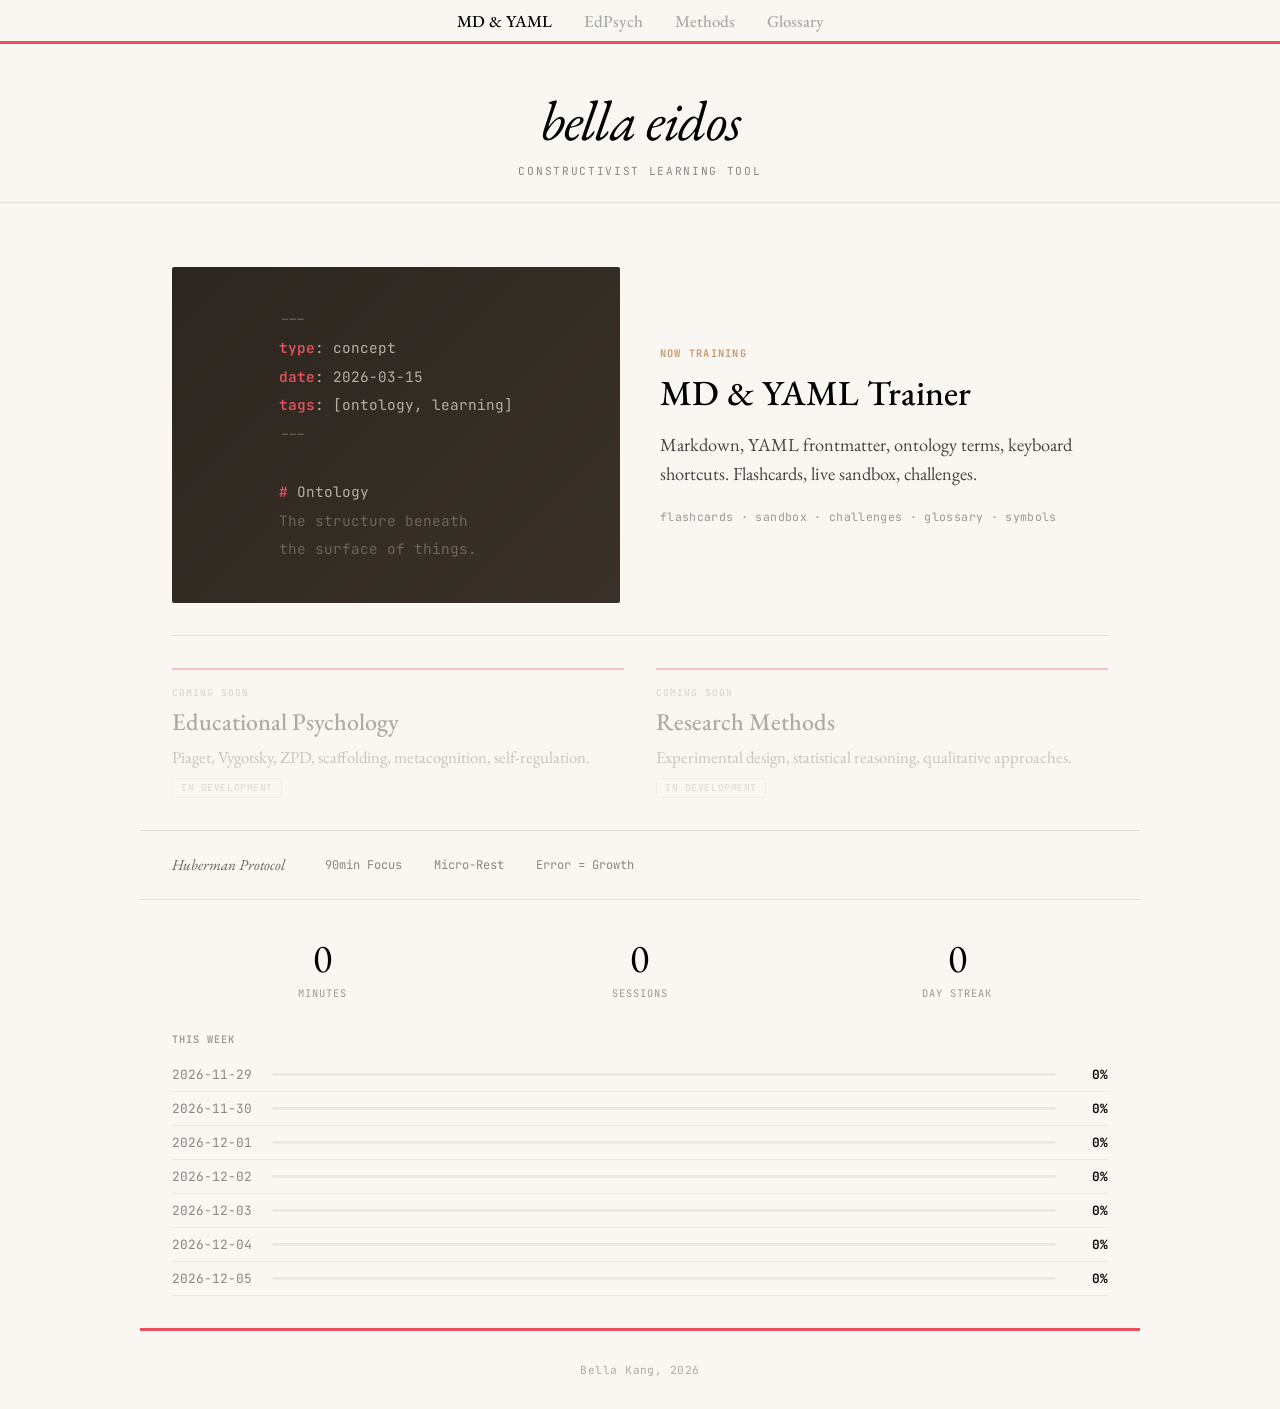
<file: index.html>
<!DOCTYPE html>
<html lang="ko">
<head>
<meta charset="UTF-8">
<meta name="viewport" content="width=device-width, initial-scale=1.0">
<title>bella eidos</title>
<meta name="description" content="Personal constructivist learning tool">
<link rel="icon" type="image/png" href="images/BK.png">
<link href="https://fonts.googleapis.com/css2?family=EB+Garamond:ital,wght@0,400;0,500;0,600;0,700;0,800;1,400;1,500;1,600;1,700&family=JetBrains+Mono:wght@400;500;600&display=swap" rel="stylesheet">
<style>
  *, *::before, *::after { margin: 0; padding: 0; box-sizing: border-box; }

  body {
    font-family: 'EB Garamond', Georgia, serif;
    background: #FAF6F1;
    color: #000;
    -webkit-font-smoothing: antialiased;
  }

  ::selection { background: rgba(232,80,91,0.15); }

  /* === TOP BAR === */
  .topbar {
    border-bottom: 3px solid #E8505B;
    padding: 0.6rem 0;
    text-align: center;
  }

  .topbar-nav {
    display: flex;
    justify-content: center;
    gap: 2rem;
    font-family: 'EB Garamond', serif;
    font-size: 1.05rem;
    font-weight: 500;
  }

  .topbar-nav a {
    color: #000;
    text-decoration: none;
    transition: color 0.2s;
  }

  .topbar-nav a:hover { color: #E8505B; }

  .topbar-nav a.active {
    font-weight: 700;
    border-bottom: 2px solid #000;
    padding-bottom: 2px;
  }

  /* === MASTHEAD === */
  .masthead {
    text-align: center;
    padding: 2.5rem 1rem 1.5rem;
    border-bottom: 1px solid rgba(0,0,0,0.1);
  }

  .masthead-title {
    font-family: 'EB Garamond', serif;
    font-size: 3.5rem;
    font-weight: 400;
    font-style: italic;
    letter-spacing: -0.02em;
    color: #000;
  }

  .masthead-sub {
    font-family: 'JetBrains Mono', monospace;
    font-size: 0.7rem;
    color: #888;
    letter-spacing: 0.15em;
    text-transform: uppercase;
    margin-top: 0.4rem;
  }

  /* === FEATURED (hero card) === */
  .featured {
    max-width: 1000px;
    margin: 0 auto;
    padding: 2rem 2rem 0;
  }

  .featured-card {
    display: grid;
    grid-template-columns: 1fr 1fr;
    gap: 2.5rem;
    align-items: center;
    cursor: pointer;
    padding: 2rem 0;
    border-bottom: 1px solid rgba(0,0,0,0.1);
    transition: opacity 0.2s;
  }

  .featured-card:hover { opacity: 0.85; }

  .featured-visual {
    aspect-ratio: 4/3;
    background: linear-gradient(135deg, #2C2620, #3A322A);
    border-radius: 2px;
    display: flex;
    align-items: center;
    justify-content: center;
    overflow: hidden;
    position: relative;
  }

  .featured-visual .fv-code {
    font-family: 'JetBrains Mono', monospace;
    font-size: 0.9rem;
    color: rgba(237,232,223,0.7);
    line-height: 2;
    padding: 1.5rem;
    white-space: pre;
  }

  .featured-visual .fv-accent {
    color: #E8505B;
    font-weight: 600;
  }

  .featured-visual .fv-dim {
    color: rgba(237,232,223,0.3);
  }

  .featured-body .fb-label {
    font-family: 'JetBrains Mono', monospace;
    font-size: 0.65rem;
    font-weight: 600;
    letter-spacing: 0.12em;
    text-transform: uppercase;
    color: #C4956A;
    margin-bottom: 0.75rem;
  }

  .featured-body .fb-title {
    font-family: 'EB Garamond', serif;
    font-size: 2.2rem;
    font-weight: 500;
    line-height: 1.2;
    margin-bottom: 1rem;
    color: #000;
  }

  .featured-body .fb-desc {
    font-family: 'EB Garamond', serif;
    font-size: 1.15rem;
    line-height: 1.6;
    color: #444;
    margin-bottom: 1.25rem;
  }

  .featured-body .fb-tags {
    font-family: 'JetBrains Mono', monospace;
    font-size: 0.72rem;
    color: #999;
    letter-spacing: 0.03em;
  }

  /* === GRID (secondary cards) === */
  .grid-section {
    max-width: 1000px;
    margin: 0 auto;
    padding: 2rem;
    display: grid;
    grid-template-columns: 1fr 1fr;
    gap: 2rem;
  }

  .grid-card {
    border-top: 2px solid #E8505B;
    padding-top: 1rem;
    transition: opacity 0.2s;
  }

  .grid-card.locked {
    opacity: 0.3;
    pointer-events: none;
  }

  .grid-card:not(.locked) {
    cursor: pointer;
  }

  .grid-card:not(.locked):hover { opacity: 0.7; }

  .grid-card .gc-label {
    font-family: 'JetBrains Mono', monospace;
    font-size: 0.6rem;
    font-weight: 600;
    letter-spacing: 0.1em;
    text-transform: uppercase;
    color: #999;
    margin-bottom: 0.5rem;
  }

  .grid-card .gc-title {
    font-family: 'EB Garamond', serif;
    font-size: 1.5rem;
    font-weight: 500;
    line-height: 1.25;
    margin-bottom: 0.5rem;
    color: #000;
  }

  .grid-card .gc-desc {
    font-family: 'EB Garamond', serif;
    font-size: 1.05rem;
    color: #555;
    line-height: 1.5;
  }

  .grid-card .gc-badge {
    display: inline-block;
    font-family: 'JetBrains Mono', monospace;
    font-size: 0.6rem;
    font-weight: 600;
    color: #aaa;
    border: 1px solid #ddd;
    padding: 0.15rem 0.5rem;
    border-radius: 2px;
    margin-top: 0.5rem;
    text-transform: uppercase;
    letter-spacing: 0.06em;
  }

  /* === PROTOCOL STRIP === */
  .protocol-strip {
    max-width: 1000px;
    margin: 0 auto;
    padding: 1.5rem 2rem;
    border-top: 1px solid rgba(0,0,0,0.1);
    border-bottom: 1px solid rgba(0,0,0,0.1);
    display: flex;
    align-items: center;
    gap: 2.5rem;
  }

  .protocol-strip .ps-title {
    font-family: 'EB Garamond', serif;
    font-size: 0.95rem;
    font-style: italic;
    color: #666;
    white-space: nowrap;
  }

  .protocol-strip .ps-items {
    display: flex;
    gap: 2rem;
    font-family: 'JetBrains Mono', monospace;
    font-size: 0.75rem;
    color: #888;
  }

  /* === STATS BAR === */
  .stats-bar {
    max-width: 1000px;
    margin: 0 auto;
    padding: 2rem;
    display: grid;
    grid-template-columns: repeat(3, 1fr);
    gap: 1rem;
    text-align: center;
  }

  .stat-num {
    font-family: 'EB Garamond', serif;
    font-size: 2.5rem;
    font-weight: 400;
    color: #000;
  }

  .stat-lbl {
    font-family: 'JetBrains Mono', monospace;
    font-size: 0.65rem;
    color: #999;
    letter-spacing: 0.1em;
    text-transform: uppercase;
    margin-top: 0.15rem;
  }

  /* === WEEK HISTORY === */
  .week-section {
    max-width: 1000px;
    margin: 0 auto;
    padding: 0 2rem 2rem;
  }

  .week-label {
    font-family: 'JetBrains Mono', monospace;
    font-size: 0.65rem;
    font-weight: 600;
    letter-spacing: 0.1em;
    text-transform: uppercase;
    color: #999;
    margin-bottom: 0.75rem;
  }

  .log-entry {
    display: flex;
    align-items: center;
    gap: 0.75rem;
    padding: 0.5rem 0;
    border-bottom: 1px solid rgba(0,0,0,0.06);
  }

  .log-date {
    font-family: 'JetBrains Mono', monospace;
    font-size: 0.8rem;
    color: #888;
    min-width: 5.5rem;
  }

  .log-bar-bg {
    flex: 1;
    height: 3px;
    background: rgba(0,0,0,0.06);
    border-radius: 2px;
    overflow: hidden;
  }

  .log-bar {
    height: 100%;
    background: #C4956A;
    border-radius: 2px;
  }

  .log-score {
    font-family: 'JetBrains Mono', monospace;
    font-size: 0.8rem;
    font-weight: 600;
    min-width: 2.5rem;
    text-align: right;
    color: #000;
  }

  .week-empty {
    font-family: 'EB Garamond', serif;
    font-style: italic;
    font-size: 1rem;
    color: #aaa;
    padding: 1rem 0;
  }

  /* === FOOTER === */
  .site-footer {
    max-width: 1000px;
    margin: 0 auto;
    padding: 2rem;
    border-top: 3px solid #E8505B;
    text-align: center;
  }

  .site-footer p {
    font-family: 'JetBrains Mono', monospace;
    font-size: 0.7rem;
    color: #aaa;
    letter-spacing: 0.04em;
  }

  /* === RESPONSIVE === */
  @media (max-width: 700px) {
    .topbar-nav { gap: 1rem; font-size: 0.9rem; }
    .masthead-title { font-size: 2.5rem; }
    .featured-card { grid-template-columns: 1fr; }
    .featured-body .fb-title { font-size: 1.7rem; }
    .grid-section { grid-template-columns: 1fr; }
    .protocol-strip { flex-direction: column; gap: 0.75rem; align-items: flex-start; }
    .stats-bar { gap: 0.5rem; }
    .stat-num { font-size: 2rem; }
  }
</style>
</head>
<body>

<!-- Top Navigation -->
<nav class="topbar">
  <div class="topbar-nav">
    <a href="md-yaml.html">MD & YAML</a>
    <a href="#" style="color:#aaa;pointer-events:none;">EdPsych</a>
    <a href="#" style="color:#aaa;pointer-events:none;">Methods</a>
    <a href="#" style="color:#aaa;pointer-events:none;">Glossary</a>
  </div>
</nav>

<!-- Masthead -->
<header class="masthead">
  <h1 class="masthead-title">bella eidos</h1>
  <p class="masthead-sub">Constructivist Learning Tool</p>
</header>

<!-- Featured Domain -->
<section class="featured">
  <article class="featured-card" onclick="window.location.href='md-yaml.html'">
    <div class="featured-visual">
      <div class="fv-code"><span class="fv-dim">---</span>
<span class="fv-accent">type</span>: concept
<span class="fv-accent">date</span>: 2026-03-15
<span class="fv-accent">tags</span>: [ontology, learning]
<span class="fv-dim">---</span>

<span class="fv-accent">#</span> Ontology
<span class="fv-dim">The structure beneath</span>
<span class="fv-dim">the surface of things.</span></div>
    </div>
    <div class="featured-body">
      <div class="fb-label">Now Training</div>
      <h2 class="fb-title">MD & YAML Trainer</h2>
      <p class="fb-desc">Markdown, YAML frontmatter, ontology terms, keyboard shortcuts. Flashcards, live sandbox, challenges.</p>
      <div class="fb-tags">flashcards &middot; sandbox &middot; challenges &middot; glossary &middot; symbols</div>
    </div>
  </article>
</section>

<!-- Secondary Domains -->
<section class="grid-section">
  <article class="grid-card locked">
    <div class="gc-label">Coming Soon</div>
    <h3 class="gc-title">Educational Psychology</h3>
    <p class="gc-desc">Piaget, Vygotsky, ZPD, scaffolding, metacognition, self-regulation.</p>
    <span class="gc-badge">In Development</span>
  </article>
  <article class="grid-card locked">
    <div class="gc-label">Coming Soon</div>
    <h3 class="gc-title">Research Methods</h3>
    <p class="gc-desc">Experimental design, statistical reasoning, qualitative approaches.</p>
    <span class="gc-badge">In Development</span>
  </article>
</section>

<!-- Protocol Strip -->
<div class="protocol-strip">
  <span class="ps-title">Huberman Protocol</span>
  <div class="ps-items">
    <span>90min Focus</span>
    <span>Micro-Rest</span>
    <span>Error = Growth</span>
  </div>
</div>

<!-- Stats -->
<section class="stats-bar">
  <div>
    <div class="stat-num" id="statMinutes">0</div>
    <div class="stat-lbl">Minutes</div>
  </div>
  <div>
    <div class="stat-num" id="statSessions">0</div>
    <div class="stat-lbl">Sessions</div>
  </div>
  <div>
    <div class="stat-num" id="statStreak">0</div>
    <div class="stat-lbl">Day Streak</div>
  </div>
</section>

<!-- Week History -->
<section class="week-section">
  <div class="week-label">This Week</div>
  <div id="weekHistory">
    <div class="week-empty">No sessions recorded yet.</div>
  </div>
</section>

<!-- Footer -->
<footer class="site-footer">
  <p>Bella Kang, 2026</p>
</footer>

<script src="js/core.js"></script>
<script>
document.addEventListener('DOMContentLoaded', function() {
  var streak = Eidos.Session.getStreak();
  document.getElementById('statStreak').textContent = streak;

  var today = Eidos.Session.getTodayStats();
  document.getElementById('statMinutes').textContent = today.totalTime || 0;
  document.getElementById('statSessions').textContent = today.sessions || 0;

  var week = Eidos.Session.getWeekHistory();
  var container = document.getElementById('weekHistory');
  if (week && week.length > 0) {
    container.innerHTML = '';
    week.forEach(function(day) {
      var entry = document.createElement('div');
      entry.className = 'log-entry';
      var score = day.score || 0;
      entry.innerHTML =
        '<div class="log-date">' + day.date + '</div>' +
        '<div class="log-bar-bg"><div class="log-bar" style="width:' + score + '%"></div></div>' +
        '<div class="log-score">' + score + '%</div>';
      container.appendChild(entry);
    });
  }
});
</script>
</body>
</html>
</file>
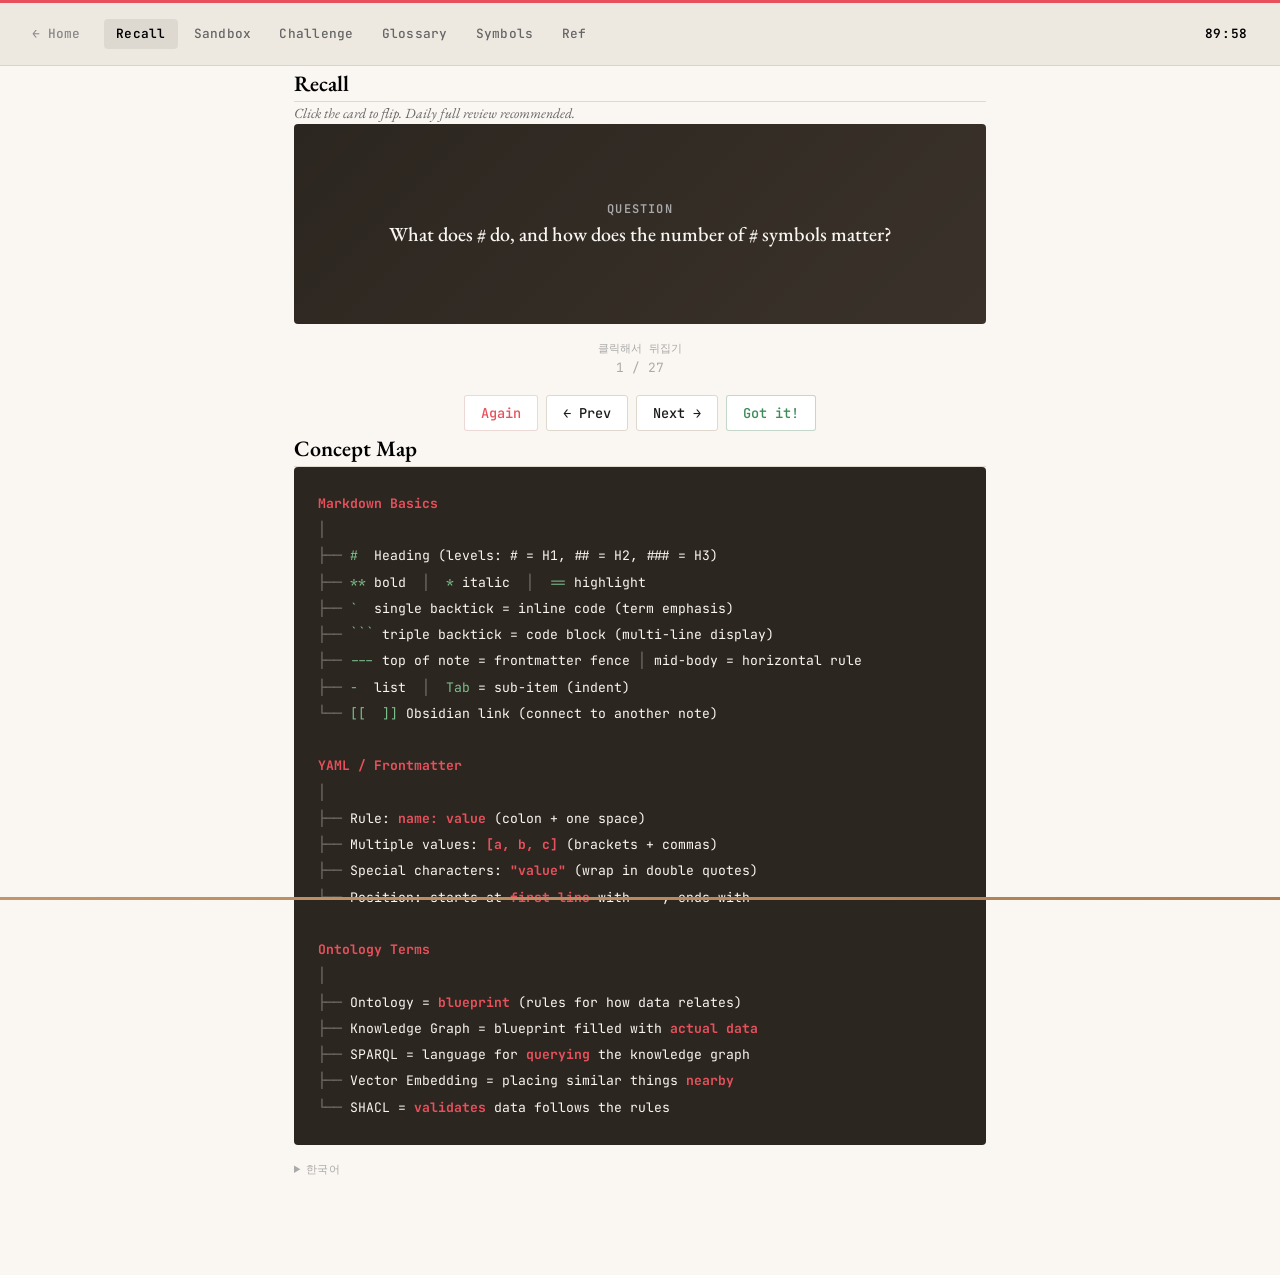
<file: md-yaml.html>
<!DOCTYPE html>
<html lang="en">
<head>
<meta charset="UTF-8">
<meta name="viewport" content="width=device-width, initial-scale=1.0">
<title>MD / YAML Trainer — bella eidos</title>
<link rel="icon" type="image/png" href="images/BK.png">
<link rel="stylesheet" href="css/eidos.css">
<style>
  /* Page-level utilities */
  .page { display: none; }
  .page.active { display: block; }

  .section-title {
    font-family: 'EB Garamond', serif;
    font-size: 22px;
    font-weight: 600;
    color: var(--text);
    margin-bottom: var(--sp-3);
    padding-bottom: var(--sp-2);
    border-bottom: 1px solid var(--border);
  }

  .section-desc {
    color: var(--text-secondary);
    font-size: 14px;
    margin-bottom: var(--sp-6);
  }

  /* Nav overrides for center tabs */
  .nav-left {
    display: flex;
    align-items: center;
    gap: var(--sp-3);
    flex-shrink: 0;
  }

  .nav-left a {
    font-family: 'JetBrains Mono', monospace;
    font-size: 12px;
    font-weight: 500;
    color: var(--text-secondary);
    text-decoration: none;
  }
  .nav-left a:hover { color: var(--text); }

  .nav-right {
    display: flex;
    align-items: center;
    gap: var(--sp-3);
    margin-left: auto;
    flex-shrink: 0;
  }

  /* Glossary styling */
  .glossary-category {
    font-family: 'JetBrains Mono', monospace;
    font-size: 11px;
    font-weight: 600;
    text-transform: uppercase;
    letter-spacing: 1.5px;
    color: var(--text-secondary);
    margin-bottom: var(--sp-2);
  }

  .glossary-sub {
    font-size: 12px;
    color: var(--text-dim);
    margin-top: var(--sp-1);
    margin-bottom: var(--sp-4);
  }

  .glossary-term {
    min-width: 120px;
    font-weight: 700;
    color: var(--text);
    flex-shrink: 0;
  }

  .glossary-def {
    color: var(--text-secondary);
    font-size: 14px;
    line-height: 1.6;
  }

  .glossary-def strong {
    color: var(--text);
  }

  /* Symbol tables */
  .symbol-table {
    width: 100%;
    font-size: 14px;
    border-collapse: collapse;
  }

  .symbol-table td {
    padding: 12px 0;
    vertical-align: top;
  }

  .symbol-table tr {
    border-bottom: 1px solid var(--border);
  }

  .symbol-table tr:last-child {
    border-bottom: none;
  }

  .symbol-char {
    width: 60px;
    font-size: 20px;
    text-align: center;
    font-family: 'JetBrains Mono', monospace;
    color: var(--accent);
  }

  .symbol-desc {
    padding-left: var(--sp-2);
    padding-right: var(--sp-2);
  }

  .symbol-note {
    color: var(--text-dim);
    font-size: 12px;
  }

  /* Clickable symbols grid */
  .symbols-grid {
    font-family: 'JetBrains Mono', monospace;
    font-size: 16px;
    line-height: 2.5;
    letter-spacing: 4px;
    text-align: center;
    padding: var(--sp-3) 0;
  }

  .symbols-grid span {
    cursor: pointer;
    transition: color 0.2s;
    color: var(--text);
  }

  .symbols-grid span:hover {
    color: var(--accent);
  }

  /* Ref tables */
  .ref-table {
    width: 100%;
    font-size: 14px;
    border-collapse: collapse;
  }

  .ref-table td {
    padding: 10px 0;
    border-bottom: 1px solid var(--border);
  }

  .ref-table tr:last-child td {
    border-bottom: none;
  }

  .ref-table .mono-col {
    font-family: 'JetBrains Mono', monospace;
    font-size: 13px;
    width: 200px;
    color: var(--accent);
  }

  /* Ref key container */
  .ref-keys {
    min-width: 160px;
    display: flex;
    gap: 4px;
    align-items: center;
    flex-wrap: wrap;
  }

  .ref-plus {
    color: var(--text-dim);
    font-size: 12px;
  }

  .ref-desc {
    color: var(--text);
    font-size: 14px;
  }

  /* Tip card */
  .tip-card {
    background: var(--accent-light);
    border: 1px solid var(--border-hover);
    border-radius: var(--radius-lg);
    padding: var(--sp-6);
    font-size: 14px;
    line-height: 1.7;
    color: var(--text);
    margin-top: var(--sp-5);
  }

  .tip-card strong {
    color: var(--accent);
  }

  /* Sandbox column labels */
  .sandbox-col-label {
    font-family: 'JetBrains Mono', monospace;
    font-size: 11px;
    font-weight: 600;
    text-transform: uppercase;
    letter-spacing: 1.5px;
    color: var(--text-secondary);
    margin-bottom: var(--sp-2);
  }

  /* Challenge question */
  .challenge-q {
    font-size: 15px;
    font-weight: 600;
    margin-bottom: var(--sp-3);
    color: var(--text);
  }

  /* Korean toggle */
  .kr-toggle {
    font-family: -apple-system, sans-serif;
    font-size: 0.85rem;
    color: #888;
    margin-top: 0.25rem;
    margin-bottom: 1rem;
  }
  .kr-toggle summary {
    cursor: pointer;
    font-family: 'JetBrains Mono', monospace;
    font-size: 0.7rem;
    color: #aaa;
    letter-spacing: 0.05em;
  }
  .kr-toggle summary:hover { color: #666; }
  .kr-toggle p { margin-top: 0.3rem; }

  /* Mobile */
  @media (max-width: 640px) {
    .nav-left .nav-brand { font-size: 16px; }
    .symbols-grid { letter-spacing: 2px; font-size: 14px; }
    .glossary-term { min-width: 90px; font-size: 13px; }
    .ref-table .mono-col { width: 140px; font-size: 12px; }
    .symbol-char { width: 40px; font-size: 16px; }
  }
</style>
</head>
<body>

<!-- ====== NAV ====== -->
<nav class="nav">
  <div class="nav-left">
    <a href="index.html" style="font-family:'JetBrains Mono',monospace;font-size:0.8rem;color:#888;text-decoration:none;">&larr; Home</a>
  </div>

  <div class="nav-tabs">
    <button class="nav-tab active" data-page="recall" onclick="EidosTrainer.showPage('recall')">Recall</button>
    <button class="nav-tab" data-page="sandbox" onclick="EidosTrainer.showPage('sandbox')">Sandbox</button>
    <button class="nav-tab" data-page="challenge" onclick="EidosTrainer.showPage('challenge')">Challenge</button>
    <button class="nav-tab" data-page="glossary" onclick="EidosTrainer.showPage('glossary')">Glossary</button>
    <button class="nav-tab" data-page="symbols" onclick="EidosTrainer.showPage('symbols')">Symbols</button>
    <button class="nav-tab" data-page="ref" onclick="EidosTrainer.showPage('ref')">Ref</button>
  </div>

  <div class="nav-right">
    <span class="nav-timer">90:00</span>
    <span class="zpd-indicator" id="zpd-badge" style="display:none;"></span>
  </div>
</nav>

<!-- ====== TIMER BAR ====== -->
<div class="timer-bar" style="width:100%;"></div>

<!-- ====== MAIN CONTAINER ====== -->
<div class="page-container">

<!-- ==================== RECALL (Flashcards) ==================== -->
<div class="page active" id="page-recall">
  <div class="section-title">Recall</div>
  <div class="section-desc">Click the card to flip. Daily full review recommended.</div>

  <div class="flashcard-container">
    <div class="flashcard" id="flashcard" onclick="EidosTrainer.flipCard()">
      <div class="flash-face flash-front">
        <div class="label" style="color:var(--text-dim);margin-bottom:var(--sp-4);">Question</div>
        <div id="fc-question" style="font-family:'EB Garamond',serif;font-size:20px;font-weight:500;line-height:1.5;"></div>
      </div>
      <div class="flash-face flash-back">
        <div class="label" style="color:var(--purple);margin-bottom:var(--sp-4);">Answer</div>
        <div id="fc-answer" style="font-size:15px;line-height:1.7;"></div>
      </div>
    </div>
  </div>
  <div class="flash-hint" id="fc-hint">Click to flip</div>
  <div class="caption" style="text-align:center;margin-bottom:var(--sp-2);" id="fc-counter"></div>
  <div class="flash-nav">
    <button class="flash-btn dunno" onclick="EidosTrainer.markCard(false)">Again</button>
    <button class="flash-btn" onclick="EidosTrainer.prevCard()">&larr; Prev</button>
    <button class="flash-btn" onclick="EidosTrainer.nextCard()">Next &rarr;</button>
    <button class="flash-btn know" onclick="EidosTrainer.markCard(true)">Got it!</button>
  </div>

  <div style="margin-top:var(--sp-10);">
    <div class="section-title">Concept Map</div>
    <div class="concept-map"><span class="cm-accent">Markdown Basics</span>
<span class="cm-dim">│</span>
<span class="cm-dim">├──</span> <span class="cm-green">#</span>  Heading (levels: # = H1, ## = H2, ### = H3)
<span class="cm-dim">├──</span> <span class="cm-green">**</span> bold  <span class="cm-dim">│</span>  <span class="cm-green">*</span> italic  <span class="cm-dim">│</span>  <span class="cm-green">==</span> highlight
<span class="cm-dim">├──</span> <span class="cm-green">`</span>  single backtick = inline code (term emphasis)
<span class="cm-dim">├──</span> <span class="cm-green">```</span> triple backtick = code block (multi-line display)
<span class="cm-dim">├──</span> <span class="cm-green">---</span> top of note = frontmatter fence <span class="cm-dim">│</span> mid-body = horizontal rule
<span class="cm-dim">├──</span> <span class="cm-green">- </span> list  <span class="cm-dim">│</span>  <span class="cm-green">Tab</span> = sub-item (indent)
<span class="cm-dim">└──</span> <span class="cm-green">[[  ]]</span> Obsidian link (connect to another note)

<span class="cm-accent">YAML / Frontmatter</span>
<span class="cm-dim">│</span>
<span class="cm-dim">├──</span> Rule: <span class="cm-accent">name: value</span> (colon + one space)
<span class="cm-dim">├──</span> Multiple values: <span class="cm-accent">[a, b, c]</span> (brackets + commas)
<span class="cm-dim">├──</span> Special characters: <span class="cm-accent">"value"</span> (wrap in double quotes)
<span class="cm-dim">└──</span> Position: starts at <span class="cm-accent">first line</span> with ---, ends with ---

<span class="cm-accent">Ontology Terms</span>
<span class="cm-dim">│</span>
<span class="cm-dim">├──</span> Ontology = <span class="cm-accent">blueprint</span> (rules for how data relates)
<span class="cm-dim">├──</span> Knowledge Graph = blueprint filled with <span class="cm-accent">actual data</span>
<span class="cm-dim">├──</span> SPARQL = language for <span class="cm-accent">querying</span> the knowledge graph
<span class="cm-dim">├──</span> Vector Embedding = placing similar things <span class="cm-accent">nearby</span>
<span class="cm-dim">└──</span> SHACL = <span class="cm-accent">validates</span> data follows the rules</div>
    <details class="kr-toggle"><summary>한국어</summary>마크다운 기초: # 헤딩 (층 나누기), ** 굵게, * 기울임, == 하이라이트, ` 백틱 1개 = 인라인 코드, ``` 백틱 3개 = 코드 블록, --- 맨 위 = frontmatter 울타리 / 본문 중간 = 수평선, - 리스트, [[ ]] 옵시디언 링크. YAML: 이름: 값 (콜론 + 띄어쓰기 1칸), 여러 값 [a, b, c], 특수문자 "큰따옴표", 노트 맨 첫 줄에서 시작. 온톨로지 = 설계도, 지식 그래프 = 설계도에 실제 데이터, SPARQL = 질문하는 언어, 벡터 임베딩 = 비슷한 것끼리 가까이, SHACL = 규칙 검사.</details>
  </div>
</div>

<!-- ==================== SANDBOX ==================== -->
<div class="page" id="page-sandbox">
  <div class="section-title">Sandbox</div>
  <div class="section-desc">Type markdown on the left, see the result on the right.</div>

  <div class="sandbox-grid">
    <div>
      <div class="sandbox-col-label">Input (Markdown)</div>
      <textarea class="sandbox-input" id="sandboxInput" oninput="EidosTrainer.renderPreview()" placeholder="Type markdown here!

Example:
---
type: concept
date: 2026-03-15
---

# Title

Body text

`term emphasis`

**bold** *italic* ==highlight==

- List item 1
- List item 2
  - Sub-item">---
type: concept
date: 2026-03-15
tags: [ontology, learning]
---

# Ontology

A **blueprint** that defines the rules of relationships between data.

## Core Understanding

Without `ontology`, data is just a flat list.
With `ontology`, data gains ==causality==.

## Connections

- [[Knowledge-Graph]] — The result of filling a blueprint with data
- [[SPARQL]] — A language for querying on top of rules</textarea>
    </div>
    <div>
      <div class="sandbox-col-label">Preview (as seen in Obsidian)</div>
      <div class="sandbox-preview" id="sandboxPreview"></div>
    </div>
  </div>

  <div class="tip-card">
    <strong>Experiment ideas:</strong>
    Try changing these in the input above and see the difference:
    <br>&#8226; Change the number of <code>#</code> from 1 to 3
    <br>&#8226; Insert <code>---</code> in the middle of the body
    <br>&#8226; Compare single <code>`backtick`</code> vs <code>```triple backticks```</code>
    <br>&#8226; Add <code>status: learning</code> to the frontmatter
  </div>
  <details class="kr-toggle"><summary>한국어</summary>위 입력창에서 이것들을 바꿔보면서 차이를 확인해봐: # 개수를 1개 → 3개로 바꿔보기, --- 를 본문 중간에 넣어보기, 백틱 1개 vs 백틱 3개 차이 확인, frontmatter에 status: learning 추가해보기.</details>
</div>

<!-- ==================== CHALLENGE ==================== -->
<div class="page" id="page-challenge">
  <div class="section-title">Challenge</div>
  <div class="section-desc">Type your answer and check against the solution.</div>

  <div id="challengeList"></div>

  <div style="text-align:center; margin-top:var(--sp-6);">
    <button class="flash-btn" onclick="EidosTrainer.resetChallenges()" style="font-size:14px;">New Set</button>
  </div>
</div>

<!-- ==================== GLOSSARY ==================== -->
<div class="page" id="page-glossary">
  <div class="section-title">Glossary</div>
  <div class="section-desc">Most terms come from everyday objects. Know the origin, infer the meaning.</div>

  <!-- Architecture -->
  <div class="card" style="margin-bottom:var(--sp-5);">
    <div class="glossary-category">Terms from Architecture</div>
    <details class="kr-toggle"><summary>한국어</summary>건물을 짓는 것처럼 소프트웨어를 "짓는다"</details>
    <div class="ref-row"><div class="glossary-term">Framework</div><div class="glossary-def"><strong>Building skeleton (steel frame)</strong> → The foundational structure of code. The skeleton is there; you just add the flesh.</div></div>
    <details class="kr-toggle"><summary>한국어</summary>건물 뼈대 (철골) → 코드의 기본 구조. 뼈대가 있고 살만 붙이면 됨.</details>
    <div class="ref-row"><div class="glossary-term">Stack</div><div class="glossary-def"><strong>Stacking plates</strong> → Technologies layered on top of each other. "Tech stack" = the layers of tech in a project.</div></div>
    <details class="kr-toggle"><summary>한국어</summary>접시 쌓기 → 기술을 층층이 쌓은 것. "tech stack" = 프로젝트에 쓴 기술 층.</details>
    <div class="ref-row"><div class="glossary-term">Architecture</div><div class="glossary-def"><strong>Architectural design</strong> → The overall structural design of a system.</div></div>
    <details class="kr-toggle"><summary>한국어</summary>건축 설계 → 시스템 전체 구조 설계.</details>
    <div class="ref-row"><div class="glossary-term">Scaffolding</div><div class="glossary-def"><strong>Construction scaffolding</strong> → Auto-generated starter code. Removed after completion.</div></div>
    <details class="kr-toggle"><summary>한국어</summary>공사장 비계 → 초기 뼈대 코드 자동 생성. 완성 후 걷어냄.</details>
    <div class="ref-row"><div class="glossary-term">Build</div><div class="glossary-def"><strong>Constructing a building</strong> → Assembling code into a runnable program.</div></div>
    <details class="kr-toggle"><summary>한국어</summary>건물 짓기 → 코드를 실행 가능한 프로그램으로 조립.</details>
    <div class="ref-row"><div class="glossary-term">Deploy</div><div class="glossary-def"><strong>Military deployment</strong> → Putting a finished program onto a live server.</div></div>
    <details class="kr-toggle"><summary>한국어</summary>군대 배치 → 완성된 프로그램을 실제 서버에 올리기.</details>
  </div>

  <!-- Plumbing -->
  <div class="card" style="margin-bottom:var(--sp-5);">
    <div class="glossary-category">Terms from Plumbing</div>
    <details class="kr-toggle"><summary>한국어</summary>데이터가 물처럼 "흐른다"</details>
    <div class="ref-row"><div class="glossary-term">Pipeline</div><div class="glossary-def"><strong>Water pipe / oil pipeline</strong> → A multi-step process where data flows through stages. A → B → C.</div></div>
    <details class="kr-toggle"><summary>한국어</summary>수도관/송유관 → 데이터가 단계별로 흘러가는 처리 과정. A → B → C.</details>
    <div class="ref-row"><div class="glossary-term">Stream</div><div class="glossary-def"><strong>A brook</strong> → Data flowing in continuously without interruption.</div></div>
    <details class="kr-toggle"><summary>한국어</summary>시냇물 → 데이터가 끊김 없이 연속으로 흘러옴.</details>
    <div class="ref-row"><div class="glossary-term">Port</div><div class="glossary-def"><strong>Harbor</strong> → A gateway on a computer. The door through which data enters and exits.</div></div>
    <details class="kr-toggle"><summary>한국어</summary>항구 → 컴퓨터의 출입구. 데이터가 드나드는 문.</details>
    <div class="ref-row"><div class="glossary-term">Socket</div><div class="glossary-def"><strong>Electrical outlet</strong> → The connection point where two programs meet.</div></div>
    <details class="kr-toggle"><summary>한국어</summary>전기 콘센트 → 두 프로그램이 연결되는 접점.</details>
    <div class="ref-row"><div class="glossary-term">Flush</div><div class="glossary-def"><strong>Flushing water</strong> → Pushing all temporarily stored data out at once.</div></div>
    <details class="kr-toggle"><summary>한국어</summary>물 내리기 → 임시 저장된 데이터를 한꺼번에 내보내기.</details>
  </div>

  <!-- Objects & Spaces -->
  <div class="card" style="margin-bottom:var(--sp-5);">
    <div class="glossary-category">Terms from Objects &amp; Spaces</div>
    <details class="kr-toggle"><summary>한국어</summary>보이지 않는 것을 보이는 물건에 비유</details>
    <div class="ref-row"><div class="glossary-term">Container</div><div class="glossary-def"><strong>Shipping container</strong> → Packaging a program in a box so it runs identically anywhere.</div></div>
    <details class="kr-toggle"><summary>한국어</summary>화물 컨테이너 → 프로그램을 상자에 넣어서 어디서든 동일하게 실행.</details>
    <div class="ref-row"><div class="glossary-term">Sandbox</div><div class="glossary-def"><strong>Sandbox (playground)</strong> → A safe space for experiments. No impact on the real system.</div></div>
    <details class="kr-toggle"><summary>한국어</summary>모래놀이터 → 안전한 실험 공간. 진짜 시스템에 영향 없음.</details>
    <div class="ref-row"><div class="glossary-term">Repository</div><div class="glossary-def"><strong>Storage / warehouse</strong> → A place to store code (e.g. GitHub).</div></div>
    <details class="kr-toggle"><summary>한국어</summary>저장소/창고 → 코드를 보관하는 곳 (GitHub 등).</details>
    <div class="ref-row"><div class="glossary-term">Library</div><div class="glossary-def"><strong>Library</strong> → A pre-made collection of code. Borrow what you need.</div></div>
    <details class="kr-toggle"><summary>한국어</summary>도서관 → 미리 만들어진 코드 모음. 필요할 때 빌려 쓰기.</details>
    <div class="ref-row"><div class="glossary-term">Cache</div><div class="glossary-def"><strong>Hidden supply stash</strong> (French cacher = to hide) → Keeping frequently used data close by for fast retrieval.</div></div>
    <details class="kr-toggle"><summary>한국어</summary>숨겨둔 보급품 (프랑스어 cacher=숨기다) → 자주 쓰는 데이터를 가까이 숨겨두고 빠르게 꺼냄.</details>
    <div class="ref-row"><div class="glossary-term">Bucket</div><div class="glossary-def"><strong>Bucket</strong> → A large container for data (cloud storage).</div></div>
    <details class="kr-toggle"><summary>한국어</summary>양동이 → 데이터를 담는 큰 통 (클라우드 저장소).</details>
    <div class="ref-row"><div class="glossary-term">Token</div><div class="glossary-def"><strong>Coin / token</strong> → The smallest unit of data. In LLMs, a broken-up piece of a word.</div></div>
    <details class="kr-toggle"><summary>한국어</summary>동전/토큰 → 데이터의 최소 단위. LLM에서 단어 쪼개진 조각.</details>
  </div>

  <!-- Human Actions -->
  <div class="card" style="margin-bottom:var(--sp-5);">
    <div class="glossary-category">Terms from Human Actions</div>
    <details class="kr-toggle"><summary>한국어</summary>사람이 하는 행동으로 컴퓨터 작업을 설명</details>
    <div class="ref-row"><div class="glossary-term">Bug</div><div class="glossary-def"><strong>Insect</strong> → A code error. In 1947, a real moth got stuck in a computer and caused a malfunction — hence the name.</div></div>
    <details class="kr-toggle"><summary>한국어</summary>벌레 → 코드 오류. 1947년 진짜 나방이 컴퓨터에 끼어서 고장, 여기서 유래.</details>
    <div class="ref-row"><div class="glossary-term">Debugging</div><div class="glossary-def"><strong>Bug catching</strong> → Finding and fixing errors.</div></div>
    <details class="kr-toggle"><summary>한국어</summary>벌레 잡기 → 오류 찾아서 고치기.</details>
    <div class="ref-row"><div class="glossary-term">Daemon</div><div class="glossary-def"><strong>Guardian spirit</strong> (Greek mythology) → A program running quietly in the background.</div></div>
    <details class="kr-toggle"><summary>한국어</summary>수호신 (그리스 신화) → 백그라운드에서 조용히 돌아가는 프로그램.</details>
    <div class="ref-row"><div class="glossary-term">Fork</div><div class="glossary-def"><strong>Fork (a fork in the road)</strong> → Copying a project and developing it in a different direction.</div></div>
    <details class="kr-toggle"><summary>한국어</summary>포크 (갈림길) → 프로젝트를 복사해서 다른 방향으로 개발.</details>
    <div class="ref-row"><div class="glossary-term">Clone</div><div class="glossary-def"><strong>Clone</strong> → Copying a repository exactly to your own computer.</div></div>
    <details class="kr-toggle"><summary>한국어</summary>복제 → 저장소를 그대로 복사해서 내 컴퓨터에.</details>
    <div class="ref-row"><div class="glossary-term">Push / Pull</div><div class="glossary-def"><strong>Push / Pull</strong> → Uploading code to a server / downloading code from a server.</div></div>
    <details class="kr-toggle"><summary>한국어</summary>밀다 / 당기다 → 코드를 서버에 올리기 / 서버에서 가져오기.</details>
    <div class="ref-row"><div class="glossary-term">Merge</div><div class="glossary-def"><strong>Merge</strong> → Combining two branches of code into one.</div></div>
    <details class="kr-toggle"><summary>한국어</summary>합치다 → 두 갈래 코드를 하나로.</details>
  </div>

  <!-- Ontology & Data -->
  <div class="card" style="margin-bottom:var(--sp-5);">
    <div class="glossary-category">Ontology &amp; Data Terms</div>
    <div class="glossary-sub">Terms from Bella's coursework</div>
    <div class="ref-row"><div class="glossary-term">Ontology</div><div class="glossary-def"><strong>Ontology</strong> (philosophy: "what exists?") → The rules of existence in a data world. What exists and how it connects.</div></div>
    <details class="kr-toggle"><summary>한국어</summary>존재론 (철학: "뭐가 존재하는가?") → 데이터 세계의 존재 규칙. 뭐가 있고 어떻게 연결되는가.</details>
    <div class="ref-row"><div class="glossary-term">Schema</div><div class="glossary-def"><strong>Form / structure</strong> (Greek) → A definition document for data structure.</div></div>
    <details class="kr-toggle"><summary>한국어</summary>형태/구조 (그리스어) → 데이터의 구조 정의서.</details>
    <div class="ref-row"><div class="glossary-term">Graph</div><div class="glossary-def"><strong>Graph (dots + lines)</strong> → Representing relationships with nodes (dots) and edges (lines).</div></div>
    <details class="kr-toggle"><summary>한국어</summary>그래프 (점+선) → 노드(점)와 엣지(선)로 관계를 표현.</details>
    <div class="ref-row"><div class="glossary-term">Node</div><div class="glossary-def"><strong>Knot</strong> → A single point in a graph (one piece of data).</div></div>
    <details class="kr-toggle"><summary>한국어</summary>매듭 → 그래프의 한 점 (하나의 데이터).</details>
    <div class="ref-row"><div class="glossary-term">Edge</div><div class="glossary-def"><strong>Edge / connecting line</strong> → The relationship between nodes.</div></div>
    <details class="kr-toggle"><summary>한국어</summary>가장자리/연결선 → 노드 사이의 관계.</details>
    <div class="ref-row"><div class="glossary-term">Query</div><div class="glossary-def"><strong>Question</strong> (Latin quaerere) → A question posed to data.</div></div>
    <details class="kr-toggle"><summary>한국어</summary>질문 (라틴어 quaerere) → 데이터에 던지는 질문.</details>
    <div class="ref-row"><div class="glossary-term">Index</div><div class="glossary-def"><strong>Book index</strong> → A table of contents for finding data quickly.</div></div>
    <details class="kr-toggle"><summary>한국어</summary>책 색인 → 데이터를 빨리 찾기 위한 목차.</details>
    <div class="ref-row"><div class="glossary-term">Embedding</div><div class="glossary-def"><strong>Embedding (fitting in)</strong> → Placing data into a numerical space to assign position.</div></div>
    <details class="kr-toggle"><summary>한국어</summary>끼워 넣기 → 데이터를 숫자 공간에 끼워 넣어 위치 부여.</details>
    <div class="ref-row"><div class="glossary-term">Hallucination</div><div class="glossary-def"><strong>Hallucination</strong> → When an LLM generates information that doesn't actually exist.</div></div>
    <details class="kr-toggle"><summary>한국어</summary>환각 → LLM이 실제로 없는 정보를 있다고 생성하는 현상.</details>
    <div class="ref-row"><div class="glossary-term">Grounding</div><div class="glossary-def"><strong>Grounding (connecting to earth)</strong> → Verifying LLM output by cross-checking against real data.</div></div>
    <details class="kr-toggle"><summary>한국어</summary>접지 (땅에 닿게 하기) → LLM 출력을 실제 데이터에 대조해서 검증.</details>
  </div>

  <div class="tip-card">
    <strong>Pattern recognition tip:</strong> When you encounter a new technical term, ask "What does this word mean in everyday life?" Then the role it plays in computing almost automatically becomes clear.
    <br><br><em style="color:var(--text-secondary);">Example: "Docker" = a dockworker. Someone who loads and unloads containers → a tool that manages containers.</em>
  </div>
  <details class="kr-toggle"><summary>한국어</summary>새로운 기술 용어를 만나면 "이 단어의 일상적 뜻이 뭐지?" 물어봐. 그러면 컴퓨터에서의 역할이 거의 자동으로 추론돼. 예: "Docker" = 부두 노동자(docker). 컨테이너를 싣고 내리는 사람 → 컨테이너를 관리하는 도구.</details>
</div>

<!-- ==================== SYMBOLS ==================== -->
<div class="page" id="page-symbols">
  <div class="section-title">Symbols</div>
  <div class="section-desc">Common symbols for Mac + Obsidian, and why those key combos work.</div>

  <!-- Markdown Core Symbols -->
  <div class="card" style="margin-bottom:var(--sp-5);">
    <div class="glossary-category">Markdown Core Symbols</div>
    <table class="symbol-table">
      <tr>
        <td class="symbol-char">#</td>
        <td class="symbol-desc"><strong>Heading</strong><br><span class="symbol-note">Shift + 3. The symbol above the number 3.</span></td>
        <td class="symbol-note">Divides the document into levels</td>
      </tr>
      <tr>
        <td class="symbol-char">` &#8361;</td>
        <td class="symbol-desc"><strong>Backtick</strong><br><span class="symbol-note">Key to the left of 1. Korean mode = &#8361;, English mode = `</span></td>
        <td class="symbol-note">Code / term emphasis</td>
      </tr>
      <tr>
        <td class="symbol-char">---</td>
        <td class="symbol-desc"><strong>Three hyphens</strong><br><span class="symbol-note">Press - key 3 times</span></td>
        <td class="symbol-note">Frontmatter fence / horizontal rule</td>
      </tr>
      <tr>
        <td class="symbol-char">*</td>
        <td class="symbol-desc"><strong>Asterisk</strong><br><span class="symbol-note">Shift + 8</span></td>
        <td class="symbol-note">*italic* **bold** list</td>
      </tr>
      <tr>
        <td class="symbol-char">[ ]</td>
        <td class="symbol-desc"><strong>Square brackets</strong><br><span class="symbol-note">[ and ] keys (right of P on US layout)</span></td>
        <td class="symbol-note">YAML list [a, b] / link [[note]]</td>
      </tr>
      <tr>
        <td class="symbol-char">==</td>
        <td class="symbol-desc"><strong>Two equals signs</strong><br><span class="symbol-note">Press = key twice (no Shift)</span></td>
        <td class="symbol-note">==highlight== (yellow highlighter)</td>
      </tr>
      <tr>
        <td class="symbol-char">:</td>
        <td class="symbol-desc"><strong>Colon</strong><br><span class="symbol-note">Shift + ; (semicolon key)</span></td>
        <td class="symbol-note">The heart of YAML: name: value</td>
      </tr>
    </table>
    <details class="kr-toggle"><summary>한국어</summary># 헤딩 (Shift+3, 숫자 3 위의 기호, 건물 층 나누기) | ` 백틱 (숫자 1 왼쪽 키, 한글=&#8361; 영문=`) | --- 하이픈 3개 (frontmatter 울타리/수평선) | * 별표 (Shift+8) | [ ] 대괄호 (ㅂ 옆 키) | == 등호 2개 (하이라이트) | : 콜론 (Shift+;, YAML의 핵심)</details>
  </div>

  <!-- Special Character Input -->
  <div class="card" style="margin-bottom:var(--sp-5);">
    <div class="glossary-category">Special Character Input</div>
    <table class="symbol-table">
      <tr>
        <td class="symbol-char">&mdash;</td>
        <td class="symbol-desc"><strong>em dash</strong><br><span class="key">Opt</span> <span class="ref-plus">+</span> <span class="key">Shift</span> <span class="ref-plus">+</span> <span class="key">-</span></td>
        <td class="symbol-note">The "modified (Opt) + extended (Shift)" version of hyphen (-)</td>
      </tr>
      <tr>
        <td class="symbol-char">&ndash;</td>
        <td class="symbol-desc"><strong>en dash</strong><br><span class="key">Opt</span> <span class="ref-plus">+</span> <span class="key">-</span></td>
        <td class="symbol-note">The "modified (Opt)" version of hyphen. Used for number ranges (1&ndash;10)</td>
      </tr>
      <tr>
        <td class="symbol-char">&hellip;</td>
        <td class="symbol-desc"><strong>Ellipsis</strong><br><span class="key">Opt</span> <span class="ref-plus">+</span> <span class="key">;</span></td>
        <td class="symbol-note">A single character instead of ...</td>
      </tr>
      <tr>
        <td class="symbol-char">&rarr; &larr;</td>
        <td class="symbol-desc"><strong>Arrows</strong><br><span class="key">Cmd</span> <span class="ref-plus">+</span> <span class="key">Ctrl</span> <span class="ref-plus">+</span> <span class="key">Space</span> → search "arrow"</td>
        <td class="symbol-note">Search in the special character picker</td>
      </tr>
      <tr>
        <td class="symbol-char" style="letter-spacing:2px;">&#8984; &#8997; &#8679; &#8963;</td>
        <td class="symbol-desc"><strong>Keyboard symbols</strong><br><span class="symbol-note">Search "command" etc. in the special character picker</span></td>
        <td class="symbol-note">&#8984;=Cmd &#8997;=Opt &#8679;=Shift &#8963;=Ctrl</td>
      </tr>
    </table>
    <details class="kr-toggle"><summary>한국어</summary>em dash: 하이픈의 "변형(Opt) + 확장(Shift)" 버전 | en dash: 하이픈의 "변형(Opt)" 버전, 숫자 범위에 사용 | 말줄임표: ... 대신 한 글자로 | 화살표: 특수문자 입력기에서 검색 | 키보드 심볼: 특수문자 입력기에서 "command" 등 검색</details>
  </div>

  <!-- Click to copy -->
  <div class="card" style="margin-bottom:var(--sp-5);">
    <div class="glossary-category">Common Arrows &amp; Symbols (click to copy)</div>
    <div class="symbols-grid">
      <span title="Right arrow" onclick="EidosTrainer.copySymbol('→')">→</span>
      <span title="Left arrow" onclick="EidosTrainer.copySymbol('←')">←</span>
      <span title="Up arrow" onclick="EidosTrainer.copySymbol('↑')">↑</span>
      <span title="Down arrow" onclick="EidosTrainer.copySymbol('↓')">↓</span>
      <span title="Bidirectional" onclick="EidosTrainer.copySymbol('↔')">↔</span>
      <span title="em dash" onclick="EidosTrainer.copySymbol('—')">—</span>
      <span title="en dash" onclick="EidosTrainer.copySymbol('–')">–</span>
      <span title="Ellipsis" onclick="EidosTrainer.copySymbol('…')">…</span>
      <span title="Check" onclick="EidosTrainer.copySymbol('✓')">✓</span>
      <span title="Cross" onclick="EidosTrainer.copySymbol('✗')">✗</span>
      <span title="Star" onclick="EidosTrainer.copySymbol('★')">★</span>
      <span title="Left double quote" onclick="EidosTrainer.copySymbol('\u201C')">&ldquo;</span>
      <span title="Right double quote" onclick="EidosTrainer.copySymbol('\u201D')">&rdquo;</span>
    </div>
    <div class="caption" style="text-align:center;">Click a symbol to copy</div>
    <div id="copyAlert" style="display:none;text-align:center;color:var(--green);font-size:13px;font-weight:600;margin-top:4px;"></div>
  </div>

  <!-- Obsidian Shortcuts -->
  <div class="card" style="margin-bottom:var(--sp-5);">
    <div class="glossary-category">Obsidian Shortcuts</div>
    <div class="ref-row">
      <div class="ref-keys"><span class="key">Cmd</span><span class="ref-plus">+</span><span class="key">E</span></div>
      <div class="ref-desc">Toggle edit mode ↔ reading mode</div>
    </div>
    <div class="ref-row">
      <div class="ref-keys"><span class="key">Cmd</span><span class="ref-plus">+</span><span class="key">K</span></div>
      <div class="ref-desc">Insert external link</div>
    </div>
    <div class="ref-row">
      <div class="ref-keys"><span class="key">Cmd</span><span class="ref-plus">+</span><span class="key">O</span></div>
      <div class="ref-desc">Quick Switcher (quickly open a note)</div>
    </div>
    <div class="ref-row">
      <div class="ref-keys"><span class="key">Cmd</span><span class="ref-plus">+</span><span class="key">P</span></div>
      <div class="ref-desc">Command Palette (search all commands)</div>
    </div>
    <div class="ref-row">
      <div class="ref-keys"><span class="key">[</span><span class="key">[</span></div>
      <div class="ref-desc">Start note link autocomplete (typing shows note list)</div>
    </div>
    <div class="ref-row">
      <div class="ref-keys"><span class="key">Cmd</span><span class="ref-plus">+</span><span class="key">Shift</span><span class="ref-plus">+</span><span class="key">F</span></div>
      <div class="ref-desc">Search entire vault (extended version of Find)</div>
    </div>
    <details class="kr-toggle"><summary>한국어</summary>Cmd+E: 편집 모드 ↔ 읽기 모드 전환 | Cmd+K: 외부 링크 삽입 | Cmd+O: Quick Switcher (노트 빠르게 열기) | Cmd+P: Command Palette (모든 명령 검색) | [[: 노트 링크 자동완성 시작 | Cmd+Shift+F: 전체 vault에서 검색</details>
  </div>

  <div class="tip-card">
    <strong>How to Read Shortcuts:</strong>
    <br>When you see a key combination, interpret it like this:
    <br>&#8226; <strong>Cmd</strong> = "Do this" (base command)
    <br>&#8226; <strong>+ Shift</strong> = "Extended / opposite version"
    <br>&#8226; <strong>+ Option</strong> = "Modified version"
    <br>&#8226; Last letter = the action (S=Save, F=Find, K=linK, E=Edit, O=Open, P=Palette)
  </div>
  <details class="kr-toggle"><summary>한국어</summary>조합을 볼 때 이렇게 해석해: Cmd = "이걸 해" (기본 명령), + Shift = "확장/반대 버전으로", + Option = "변형 버전으로", 마지막 글자 = 행동 (S=Save, F=Find, K=linK, E=Edit, O=Open, P=Palette)</details>
</div>

<!-- ==================== REF ==================== -->
<div class="page" id="page-ref">
  <div class="section-title">Reference</div>

  <!-- Keyboard Shortcuts -->
  <div class="card" style="margin-bottom:var(--sp-5);">
    <div class="glossary-category">Keyboard Shortcuts</div>
    <div class="ref-row">
      <div class="ref-keys"><span class="key">&#8361;</span></div>
      <div class="ref-desc">Backtick (Korean mode). For term emphasis.</div>
    </div>
    <div class="ref-row">
      <div class="ref-keys"><span class="key">&#8361;&#8361;&#8361;</span></div>
      <div class="ref-desc">Open/close code block. Close on a new line by itself.</div>
    </div>
    <div class="ref-row">
      <div class="ref-keys"><span class="key">Opt</span><span class="ref-plus">+</span><span class="key">Shift</span><span class="ref-plus">+</span><span class="key">-</span></div>
      <div class="ref-desc">Type em dash &mdash;</div>
    </div>
    <div class="ref-row">
      <div class="ref-keys"><span class="key">Cmd</span><span class="ref-plus">+</span><span class="key">B</span></div>
      <div class="ref-desc"><strong>Bold</strong></div>
    </div>
    <div class="ref-row">
      <div class="ref-keys"><span class="key">Cmd</span><span class="ref-plus">+</span><span class="key">I</span></div>
      <div class="ref-desc"><em>Italic</em></div>
    </div>
    <details class="kr-toggle"><summary>한국어</summary>&#8361; = 백틱 (한글 모드, 용어 강조용) | &#8361;&#8361;&#8361; = 코드 블록 열기/닫기 | Opt+Shift+- = em dash 입력 | Cmd+B = 굵게 | Cmd+I = 기울임</details>
  </div>

  <!-- Markdown Syntax -->
  <div class="card" style="margin-bottom:var(--sp-5);">
    <div class="glossary-category">Markdown Syntax</div>
    <table class="ref-table">
      <tr>
        <td class="mono-col"># text</td>
        <td>Heading 1 (largest)</td>
      </tr>
      <tr>
        <td class="mono-col">## text</td>
        <td>Heading 2</td>
      </tr>
      <tr>
        <td class="mono-col">### text</td>
        <td>Heading 3</td>
      </tr>
      <tr>
        <td class="mono-col">**text**</td>
        <td><strong>Bold</strong></td>
      </tr>
      <tr>
        <td class="mono-col">*text*</td>
        <td><em>Italic</em></td>
      </tr>
      <tr>
        <td class="mono-col">==text==</td>
        <td><mark>Highlight</mark></td>
      </tr>
      <tr>
        <td class="mono-col">`text`</td>
        <td><code>Inline code</code></td>
      </tr>
      <tr>
        <td class="mono-col">```multi-line```</td>
        <td>Code block</td>
      </tr>
      <tr>
        <td class="mono-col">- text</td>
        <td>&#8226; List item</td>
      </tr>
      <tr>
        <td class="mono-col">[[note name]]</td>
        <td><a href="#">Note link</a> (Obsidian)</td>
      </tr>
      <tr>
        <td class="mono-col">---</td>
        <td>Frontmatter fence / horizontal rule</td>
      </tr>
    </table>
  </div>

  <!-- YAML Value Types -->
  <div class="card" style="margin-bottom:var(--sp-5);">
    <div class="glossary-category">YAML Value Types</div>
    <table class="ref-table">
      <tr>
        <td style="width:100px;font-weight:600;">Text</td>
        <td class="mono-col" style="width:auto;">type: concept</td>
        <td class="symbol-note">Just write it</td>
      </tr>
      <tr>
        <td style="font-weight:600;">Date</td>
        <td class="mono-col" style="width:auto;">date: 2026-03-15</td>
        <td class="symbol-note">YYYY-MM-DD</td>
      </tr>
      <tr>
        <td style="font-weight:600;">List</td>
        <td class="mono-col" style="width:auto;">tags: [a, b, c]</td>
        <td class="symbol-note">Brackets + commas</td>
      </tr>
      <tr>
        <td style="font-weight:600;">Special chars</td>
        <td class="mono-col" style="width:auto;">url: "https://..."</td>
        <td class="symbol-note">Wrap in double quotes</td>
      </tr>
    </table>
  </div>

  <!-- Key Meanings -->
  <div class="card">
    <div class="glossary-category">Key Meanings</div>
    <div class="ref-row">
      <div class="ref-keys"><span class="key">&#8984; Cmd</span></div>
      <div class="ref-desc">"Do this" &mdash; the primary command key (Mac's protagonist)</div>
    </div>
    <div class="ref-row">
      <div class="ref-keys"><span class="key">&#8997; Opt</span></div>
      <div class="ref-desc">"But do it differently" &mdash; the modifier key</div>
    </div>
    <div class="ref-row">
      <div class="ref-keys"><span class="key">&#8679; Shift</span></div>
      <div class="ref-desc">"Do the opposite / extended version" &mdash; the extension key</div>
    </div>
    <div class="ref-row">
      <div class="ref-keys"><span class="key">&#8963; Ctrl</span></div>
      <div class="ref-desc">Secondary command key (supporting role on Mac)</div>
    </div>
    <div class="ref-row">
      <div class="ref-keys"><span class="key">Fn</span></div>
      <div class="ref-desc">"Use this key's hidden function" &mdash; toggles F-keys</div>
    </div>
    <details class="kr-toggle"><summary>한국어</summary>Cmd = "이걸 해" (기본 명령 키) | Opt = "근데 좀 다르게 해" (변형 키) | Shift = "반대로/확장해서 해" (확장 키) | Ctrl = 보조 명령 키 | Fn = "이 키의 숨겨진 기능을 써" (F키 전환)</details>
  </div>
</div>

</div><!-- /page-container -->

<!-- ====== SCRIPTS ====== -->
<script src="js/core.js"></script>
<script src="js/trainer.js"></script>
<script>
document.addEventListener('DOMContentLoaded', function () {
  EidosTrainer.init();
  if (typeof Eidos !== 'undefined' && Eidos.Session) {
    Eidos.Session.start('md-yaml');
  }
});

window.addEventListener('beforeunload', function () {
  if (typeof Eidos !== 'undefined' && Eidos.Session) {
    if (Eidos.Session.current) {
      Eidos.Session.current.flashcardsReviewed = Object.keys(EidosTrainer.cardResults).length;
      Eidos.Session.current.flashcardsCorrect = Object.values(EidosTrainer.cardResults).filter(function (v) { return v; }).length;
      Eidos.Session.current.challengesDone = EidosTrainer.challengesDone;
    }
    Eidos.Session.end();
  }
});
</script>
</body>
</html>
</file>
<file: css/eidos.css>
/* ============================================================
   bella eidos — Design System
   Editorial warmth. The New Yorker's precision
   meets a personal learning sanctuary.
   ============================================================ */

@import url('https://fonts.googleapis.com/css2?family=EB+Garamond:ital,wght@0,400;0,500;0,600;0,700;0,800;1,400;1,500;1,600;1,700&family=JetBrains+Mono:wght@400;500;600&display=swap');

/* --- Custom Properties ------------------------------------- */
:root {
  /* surfaces — warm cream/latte */
  --bg:            #FAF6F1;
  --bg-warm:       #F3EDE4;
  --card:          #FFFFFF;
  --card-hover:    #FFFFFF;

  /* borders */
  --border:        #E0D8CC;
  --border-light:  #EAE4DA;
  --rule:          #E8505B;
  --rule-light:    rgba(232, 80, 91, 0.2);

  /* text — black */
  --text:          #000000;
  --text-body:     #1A1A1A;
  --text-secondary:#666666;
  --text-dim:      #AAAAAA;

  /* accent — coffee */
  --accent:        #C4956A;
  --accent-hover:  #B07D52;
  --accent-bg:     rgba(196, 149, 106, 0.08);

  /* semantic */
  --green:         #3D8B5A;
  --green-bg:      rgba(61, 139, 90, 0.07);
  --sky:           #B8DDE6;
  --sky-bg:        rgba(184, 221, 230, 0.15);
  --red:           #E8505B;
  --red-bg:        rgba(232, 80, 91, 0.06);
  --red-light:     rgba(232, 80, 91, 0.12);
  --purple:        #E8505B;
  --purple-bg:     rgba(232, 80, 91, 0.06);
  --purple-border: rgba(232, 80, 91, 0.2);
  --warm-red:      #E8505B;

  --serif:         'EB Garamond', 'Georgia', serif;
  --mono:          'JetBrains Mono', monospace;
  --system:        -apple-system, 'Helvetica Neue', sans-serif;
}

/* --- Reset ------------------------------------------------- */
*, *::before, *::after { margin: 0; padding: 0; box-sizing: border-box; }

html { scroll-behavior: smooth; }

body {
  font-family: var(--serif);
  background: var(--bg);
  color: var(--text);
  line-height: 1.6;
  -webkit-font-smoothing: antialiased;
  -moz-osx-font-smoothing: grayscale;
}

::selection {
  background: rgba(232, 80, 91, 0.15);
  color: var(--text);
}

::-webkit-scrollbar { width: 5px; }
::-webkit-scrollbar-track { background: transparent; }
::-webkit-scrollbar-thumb { background: var(--border); border-radius: 3px; }
::-webkit-scrollbar-thumb:hover { background: var(--text-secondary); }

/* --- Top Rule (New Yorker signature) ----------------------- */
body::before {
  content: '';
  display: block;
  height: 3px;
  background: var(--rule);
}

/* --- Typography -------------------------------------------- */
.display-lg {
  font-family: var(--serif);
  font-weight: 400;
  font-style: italic;
  font-size: 3rem;
  line-height: 1.2;
  letter-spacing: -0.01em;
  color: var(--text);
}

.display {
  font-family: var(--serif);
  font-weight: 400;
  font-size: 2.1rem;
  line-height: 1.25;
  color: var(--text);
}

.heading {
  font-family: var(--serif);
  font-weight: 600;
  font-size: 1.6rem;
  line-height: 1.3;
  color: var(--text);
}

.subheading {
  font-family: var(--serif);
  font-weight: 600;
  font-size: 1.25rem;
  color: var(--text);
}

.body-text {
  font-family: var(--serif);
  font-size: 1.15rem;
  color: var(--text-body);
  line-height: 1.75;
}

.label {
  font-family: var(--mono);
  font-size: 0.75rem;
  font-weight: 600;
  letter-spacing: 0.1em;
  text-transform: uppercase;
  color: var(--text-secondary);
}

.mono {
  font-family: var(--mono);
  font-size: 0.95rem;
}

.caption {
  font-family: var(--mono);
  font-size: 0.8rem;
  color: var(--text-dim);
}

/* --- Layout ------------------------------------------------ */
.hub-container {
  max-width: 720px;
  margin: 0 auto;
  padding: 0 2rem;
}

.page-container {
  max-width: 740px;
  margin: 0 auto;
  padding: 0 1.5rem 5rem;
}

/* --- Navigation -------------------------------------------- */
.nav {
  position: sticky;
  top: 0;
  z-index: 100;
  display: flex;
  align-items: center;
  padding: 1rem 2rem;
  background: rgba(237, 232, 223, 0.92);
  backdrop-filter: blur(16px);
  -webkit-backdrop-filter: blur(16px);
  border-bottom: 1px solid var(--rule-light);
}

.nav-brand {
  font-family: var(--serif);
  font-style: italic;
  font-weight: 500;
  font-size: 1.5rem;
  color: var(--text);
  text-decoration: none;
  letter-spacing: 0.01em;
}

.nav-brand:hover { color: var(--accent); }

.nav-tabs {
  display: flex;
  gap: 0.25rem;
  margin-left: 1.5rem;
}

.nav-tab {
  font-family: var(--mono);
  font-size: 0.8rem;
  font-weight: 500;
  color: var(--text-secondary);
  background: none;
  border: none;
  padding: 0.4rem 0.75rem;
  border-radius: 4px;
  cursor: pointer;
  transition: color 0.2s, background 0.2s;
  letter-spacing: 0.02em;
}

.nav-tab:hover {
  color: var(--text);
  background: rgba(44, 38, 32, 0.05);
}

.nav-tab.active {
  color: var(--text);
  background: rgba(44, 38, 32, 0.08);
  font-weight: 600;
}

.nav-right {
  margin-left: auto;
  display: flex;
  align-items: center;
  gap: 1rem;
}

.nav-timer {
  font-family: var(--mono);
  font-size: 0.8rem;
  font-weight: 600;
  color: var(--text);
  letter-spacing: 0.05em;
}

.nav-timer.warning { color: var(--accent); }
.nav-timer.critical { color: var(--warm-red); }

.nav-back {
  font-family: var(--mono);
  font-size: 0.7rem;
  color: var(--text-secondary);
  text-decoration: none;
  transition: color 0.2s;
}

.nav-back:hover { color: var(--text); }

/* --- Streak Badge ------------------------------------------ */
.streak-badge {
  font-family: var(--mono);
  font-size: 0.7rem;
  font-weight: 600;
  color: var(--accent);
  background: var(--accent-bg);
  border: 1px solid rgba(196, 149, 106, 0.2);
  padding: 0.3rem 0.7rem;
  border-radius: 3px;
  letter-spacing: 0.04em;
}

/* --- ZPD Indicator ----------------------------------------- */
.zpd-badge {
  font-family: var(--mono);
  font-size: 0.6rem;
  font-weight: 600;
  padding: 0.25rem 0.6rem;
  border-radius: 3px;
  letter-spacing: 0.06em;
  text-transform: uppercase;
}

.zpd-badge.easy {
  color: var(--text-dim);
  background: rgba(44, 38, 32, 0.04);
}

.zpd-badge.optimal {
  color: var(--green);
  background: var(--green-bg);
}

.zpd-badge.hard {
  color: var(--accent);
  background: var(--accent-bg);
}

/* --- Cards ------------------------------------------------- */
.card {
  background: var(--card);
  border: 1px solid var(--border-light);
  border-radius: 4px;
  padding: 1.5rem;
  margin-bottom: 1rem;
  transition: border-color 0.3s, box-shadow 0.3s;
}

.card:hover {
  border-color: var(--border);
}

.card-header {
  display: flex;
  justify-content: space-between;
  align-items: center;
  margin-bottom: 1rem;
}

.card-accent {
  background: var(--accent-bg);
  border-color: rgba(139, 105, 20, 0.15);
}

/* --- Horizontal Rule (editorial) --------------------------- */
.rule {
  border: none;
  border-top: 1px solid var(--rule-light);
  margin: 2rem 0;
}

.rule-thick {
  border: none;
  border-top: 2px solid var(--rule);
  margin: 2rem 0;
}

/* --- Section Titles ---------------------------------------- */
.section-title {
  font-family: var(--serif);
  font-weight: 600;
  font-size: 1.4rem;
  color: var(--text);
  padding-bottom: 0.5rem;
  border-bottom: 2px solid var(--rule);
  margin-bottom: 1.25rem;
}

.section-desc {
  font-family: var(--serif);
  font-size: 1.1rem;
  color: var(--text-secondary);
  margin-bottom: 1.5rem;
  font-style: italic;
}

/* --- Flashcard (3D Flip) ----------------------------------- */
.flashcard-container {
  perspective: 1000px;
  margin-bottom: 1rem;
}

.flashcard {
  min-height: 200px;
  cursor: pointer;
  position: relative;
  transition: transform 0.6s ease;
  transform-style: preserve-3d;
}

.flashcard.flipped { transform: rotateY(180deg); }

.flash-face {
  position: absolute;
  inset: 0;
  backface-visibility: hidden;
  border-radius: 4px;
  padding: 2rem;
  display: flex;
  flex-direction: column;
  justify-content: center;
  align-items: center;
  text-align: center;
}

.flash-front {
  background: linear-gradient(135deg, #2C2620, #3A322A);
  color: #FAF6F1;
}

.flash-front .q-label {
  font-family: var(--mono);
  font-size: 0.6rem;
  letter-spacing: 0.15em;
  text-transform: uppercase;
  color: rgba(237, 232, 223, 0.4);
  margin-bottom: 1rem;
}

.flash-front .q-text {
  font-family: var(--serif);
  font-size: 1.45rem;
  font-weight: 500;
  line-height: 1.5;
  color: var(--bg);
}

.flash-back {
  background: var(--card);
  color: var(--text);
  transform: rotateY(180deg);
  border: 2px solid var(--purple-border);
}

.flash-back .a-label {
  font-family: var(--mono);
  font-size: 0.6rem;
  letter-spacing: 0.15em;
  text-transform: uppercase;
  color: var(--purple);
  margin-bottom: 1rem;
}

.flash-back .a-text {
  font-family: var(--serif);
  font-size: 1.15rem;
  line-height: 1.7;
  color: var(--text-body);
}

.flash-hint {
  font-family: var(--mono);
  font-size: 0.7rem;
  color: var(--text-dim);
  text-align: center;
  margin-top: 0.5rem;
}

.flash-nav {
  display: flex;
  justify-content: center;
  gap: 0.5rem;
  margin-top: 1rem;
}

.flash-btn {
  font-family: var(--mono);
  font-size: 0.85rem;
  font-weight: 500;
  padding: 0.5rem 1rem;
  border-radius: 3px;
  border: 1px solid var(--border);
  background: var(--card);
  color: var(--text-body);
  cursor: pointer;
  transition: all 0.2s;
}

.flash-btn:hover {
  border-color: var(--text);
  color: var(--text);
}

.flash-btn.know {
  color: var(--green);
  border-color: rgba(61, 122, 82, 0.3);
}

.flash-btn.know:hover {
  background: var(--green-bg);
  border-color: var(--green);
}

.flash-btn.dunno {
  color: var(--warm-red);
  border-color: rgba(160, 64, 48, 0.2);
}

.flash-btn.dunno:hover {
  background: rgba(160, 64, 48, 0.06);
  border-color: var(--warm-red);
}

/* --- Sandbox ----------------------------------------------- */
.sandbox-grid {
  display: grid;
  grid-template-columns: 1fr 1fr;
  gap: 1rem;
  margin-bottom: 1rem;
}

.sandbox-col-label {
  font-family: var(--mono);
  font-size: 0.65rem;
  font-weight: 600;
  letter-spacing: 0.1em;
  text-transform: uppercase;
  color: var(--text-secondary);
  margin-bottom: 0.5rem;
}

.sandbox-input {
  width: 100%;
  min-height: 220px;
  padding: 1.25rem;
  border: 1px solid var(--border);
  border-radius: 3px;
  font-family: var(--mono);
  font-size: 0.95rem;
  line-height: 1.8;
  resize: vertical;
  background: var(--card);
  color: var(--text);
  outline: none;
  transition: border-color 0.2s;
}

.sandbox-input:focus { border-color: var(--accent); }

.sandbox-preview {
  width: 100%;
  min-height: 220px;
  padding: 1.25rem;
  border: 1px solid var(--border-light);
  border-radius: 3px;
  font-family: var(--serif);
  font-size: 1.1rem;
  line-height: 1.7;
  background: #FFFFFF;
  overflow: auto;
  color: var(--text-body);
}

.sandbox-preview h1 { font-size: 1.5rem; font-weight: 700; margin: 0.5rem 0; color: var(--text); }
.sandbox-preview h2 { font-size: 1.25rem; font-weight: 700; margin: 0.5rem 0; color: var(--text); }
.sandbox-preview h3 { font-size: 1.05rem; font-weight: 700; margin: 0.5rem 0; color: var(--text); }
.sandbox-preview code {
  background: rgba(44, 38, 32, 0.06);
  padding: 0.1rem 0.35rem;
  border-radius: 2px;
  font-family: var(--mono);
  font-size: 0.82rem;
  color: var(--accent);
}
.sandbox-preview pre {
  background: var(--text);
  color: var(--bg);
  padding: 0.75rem;
  border-radius: 3px;
  font-family: var(--mono);
  font-size: 0.82rem;
  margin: 0.5rem 0;
  overflow-x: auto;
}
.sandbox-preview .fm-block {
  background: rgba(139, 105, 20, 0.04);
  border: 1px solid rgba(139, 105, 20, 0.12);
  border-radius: 3px;
  padding: 0.75rem;
  font-family: var(--mono);
  font-size: 0.82rem;
  margin-bottom: 0.75rem;
  color: var(--text-secondary);
}
.sandbox-preview .fm-key { color: var(--accent); font-weight: 600; }
.sandbox-preview mark {
  background: rgba(139, 105, 20, 0.12);
  padding: 0.05rem 0.15rem;
  border-radius: 1px;
}
.sandbox-preview hr {
  border: none;
  border-top: 1px solid var(--border-light);
  margin: 0.75rem 0;
}
.sandbox-preview a {
  color: var(--accent);
  text-decoration: underline;
  text-decoration-thickness: 1px;
  text-underline-offset: 2px;
}

/* --- Challenges -------------------------------------------- */
.challenge {
  background: var(--card);
  border: 1px solid var(--border-light);
  border-radius: 4px;
  padding: 1.25rem 1.5rem;
  margin-bottom: 0.75rem;
}

.challenge-q {
  font-family: var(--serif);
  font-size: 1.15rem;
  font-weight: 600;
  margin-bottom: 0.75rem;
  color: var(--text);
}

.challenge-input {
  width: 100%;
  padding: 0.85rem;
  border: 1px solid var(--border);
  border-radius: 3px;
  font-family: var(--mono);
  font-size: 0.95rem;
  line-height: 1.6;
  resize: vertical;
  min-height: 50px;
  outline: none;
  background: #FFFFFF;
  color: var(--text);
}

.challenge-input:focus { border-color: var(--accent); }

.challenge-check {
  margin-top: 0.5rem;
  padding: 0.35rem 0.8rem;
  border-radius: 3px;
  border: 1px solid var(--border);
  background: var(--card);
  font-family: var(--mono);
  font-size: 0.75rem;
  cursor: pointer;
  font-weight: 500;
  color: var(--text-body);
  transition: all 0.2s;
}

.challenge-check:hover { border-color: var(--text); color: var(--text); }

.challenge-result {
  margin-top: 0.5rem;
  padding: 0.65rem 0.85rem;
  border-radius: 3px;
  font-size: 0.85rem;
  line-height: 1.6;
  display: none;
  font-family: var(--mono);
  font-size: 0.8rem;
}

.challenge-result.correct {
  display: block;
  background: var(--green-bg);
  border: 1px solid rgba(61, 122, 82, 0.2);
  color: var(--green);
}

.challenge-result.wrong {
  display: block;
  background: var(--accent-bg);
  border: 1px solid rgba(139, 105, 20, 0.15);
  color: var(--accent);
}

/* --- Glossary / Reference ---------------------------------- */
.ref-row {
  display: flex;
  align-items: center;
  gap: 0.75rem;
  padding: 0.65rem 0;
  border-bottom: 1px solid var(--border-light);
  font-size: 1rem;
  color: var(--text-body);
}

.ref-row:last-child { border-bottom: none; }

.ref-keys {
  min-width: 120px;
  display: flex;
  gap: 0.25rem;
  align-items: center;
  flex-wrap: wrap;
}

.ref-plus {
  color: var(--text-dim);
  font-size: 0.7rem;
}

.key {
  display: inline-block;
  background: #FFFFFF;
  border: 1px solid var(--border);
  border-bottom: 2px solid var(--border);
  border-radius: 3px;
  padding: 0.1rem 0.5rem;
  font-family: var(--mono);
  font-size: 0.8rem;
  font-weight: 600;
  min-width: 1.5rem;
  text-align: center;
  color: var(--text);
}

/* --- Concept Map ------------------------------------------- */
.concept-map {
  background: #2C2620;
  border-radius: 4px;
  padding: 1.5rem;
  color: var(--bg);
  font-family: var(--mono);
  font-size: 0.82rem;
  line-height: 2;
  overflow-x: auto;
  white-space: pre;
  margin-bottom: 1rem;
}

.cm-dim { color: rgba(237, 232, 223, 0.35); }
.cm-accent { color: #E8505B; font-weight: 700; }
.cm-green { color: #7EBF8E; }
.cm-yellow { color: #C4956A; }

/* --- B+ Timer Bar ------------------------------------------ */
.timer-bar {
  position: fixed;
  bottom: 0;
  left: 0;
  height: 3px;
  background: linear-gradient(90deg, var(--accent), var(--accent-hover));
  width: 100%;
  z-index: 200;
  transition: width 1s linear;
}

/* --- B+ Micro-Rest Overlay --------------------------------- */
.micro-rest-overlay {
  position: fixed;
  inset: 0;
  z-index: 300;
  background: rgba(44, 38, 32, 0.92);
  display: flex;
  flex-direction: column;
  align-items: center;
  justify-content: center;
  animation: fadeIn 0.6s ease;
}

.micro-rest-overlay .rest-title {
  font-family: var(--serif);
  font-size: 2rem;
  font-weight: 300;
  font-style: italic;
  color: var(--bg);
  margin-bottom: 0.5rem;
}

.micro-rest-overlay .rest-subtitle {
  font-family: var(--mono);
  font-size: 0.7rem;
  color: rgba(237, 232, 223, 0.4);
  letter-spacing: 0.05em;
  margin-bottom: 2rem;
}

.micro-rest-overlay .rest-ring {
  width: 80px;
  height: 80px;
}

.micro-rest-overlay .rest-ring circle {
  fill: none;
  stroke-width: 2;
}

.micro-rest-overlay .rest-ring .ring-bg {
  stroke: rgba(237, 232, 223, 0.1);
}

.micro-rest-overlay .rest-ring .ring-progress {
  stroke: var(--bg);
  stroke-linecap: round;
  transform: rotate(-90deg);
  transform-origin: center;
  transition: stroke-dashoffset 1s linear;
}

.micro-rest-overlay .rest-skip {
  position: absolute;
  bottom: 2rem;
  font-family: var(--mono);
  font-size: 0.65rem;
  color: rgba(237, 232, 223, 0.25);
  background: none;
  border: none;
  cursor: pointer;
  letter-spacing: 0.05em;
}

.micro-rest-overlay .rest-skip:hover { color: rgba(237, 232, 223, 0.5); }

/* --- B+ Error Reframe Card --------------------------------- */
.error-reframe {
  position: fixed;
  bottom: 2rem;
  left: 50%;
  transform: translateX(-50%) translateY(20px);
  background: var(--card);
  border: 1px solid var(--purple-border);
  border-radius: 4px;
  padding: 0.85rem 1.25rem;
  display: flex;
  align-items: center;
  gap: 0.75rem;
  z-index: 250;
  box-shadow: 0 4px 20px rgba(44, 38, 32, 0.1);
  animation: slideUp 0.4s ease forwards;
  cursor: pointer;
}

.error-reframe .reframe-icon {
  font-size: 1.2rem;
}

.error-reframe .reframe-label {
  font-family: var(--mono);
  font-size: 0.6rem;
  font-weight: 600;
  letter-spacing: 0.1em;
  text-transform: uppercase;
  color: var(--purple);
}

.error-reframe .reframe-text {
  font-family: var(--serif);
  font-size: 0.85rem;
  font-style: italic;
  color: var(--text-body);
}

/* --- Session Complete Overlay ------------------------------ */
.session-complete-overlay {
  position: fixed;
  inset: 0;
  z-index: 300;
  background: rgba(44, 38, 32, 0.92);
  display: flex;
  flex-direction: column;
  align-items: center;
  justify-content: center;
  animation: fadeIn 0.6s ease;
}

.session-complete-overlay .complete-title {
  font-family: var(--serif);
  font-size: 2rem;
  font-weight: 300;
  font-style: italic;
  color: var(--bg);
  margin-bottom: 2rem;
}

.session-complete-overlay .complete-stats {
  display: grid;
  grid-template-columns: repeat(3, 1fr);
  gap: 2rem;
  text-align: center;
  margin-bottom: 2rem;
}

.session-complete-overlay .stat-number {
  font-family: var(--serif);
  font-size: 2rem;
  font-weight: 300;
  color: var(--bg);
}

.session-complete-overlay .stat-label {
  font-family: var(--mono);
  font-size: 0.6rem;
  color: rgba(237, 232, 223, 0.4);
  letter-spacing: 0.1em;
  text-transform: uppercase;
  margin-top: 0.25rem;
}

.session-complete-overlay .complete-btn {
  font-family: var(--mono);
  font-size: 0.75rem;
  padding: 0.6rem 1.5rem;
  border: 1px solid rgba(237, 232, 223, 0.2);
  border-radius: 3px;
  background: none;
  color: var(--bg);
  cursor: pointer;
  transition: all 0.2s;
}

.session-complete-overlay .complete-btn:hover {
  background: rgba(237, 232, 223, 0.08);
  border-color: rgba(237, 232, 223, 0.4);
}

/* --- Domain Cards (Hub) ------------------------------------ */
.domain-card {
  background: var(--card);
  border: 1px solid var(--border-light);
  border-radius: 4px;
  padding: 1.5rem;
  transition: border-color 0.3s, box-shadow 0.3s, transform 0.2s;
  cursor: pointer;
  position: relative;
}

.domain-card:hover {
  border-color: var(--accent);
  box-shadow: 0 2px 16px rgba(139, 105, 20, 0.06);
  transform: translateY(-1px);
}

.domain-card.locked {
  opacity: 0.4;
  pointer-events: none;
  cursor: default;
}

.domain-card .card-icon {
  font-family: var(--mono);
  font-size: 0.9rem;
  font-weight: 600;
  color: var(--accent);
  margin-bottom: 0.75rem;
}

.domain-card .card-title {
  font-family: var(--serif);
  font-weight: 600;
  font-size: 1.35rem;
  color: var(--text);
  margin-bottom: 0.3rem;
}

.domain-card .card-desc {
  font-family: var(--mono);
  font-size: 0.85rem;
  color: var(--text-secondary);
  line-height: 1.5;
  margin-bottom: 0.5rem;
}

.domain-card .card-tags {
  font-family: var(--mono);
  font-size: 0.65rem;
  color: var(--text-dim);
  letter-spacing: 0.02em;
}

.domain-card .card-cta {
  position: absolute;
  right: 1.5rem;
  bottom: 1.5rem;
  font-family: var(--mono);
  font-size: 0.7rem;
  color: var(--accent);
  opacity: 0;
  transform: translateX(-4px);
  transition: opacity 0.3s, transform 0.3s;
}

.domain-card:hover .card-cta {
  opacity: 1;
  transform: translateX(0);
}

.domain-card .card-badge {
  font-family: var(--mono);
  font-size: 0.6rem;
  font-weight: 600;
  color: var(--text-dim);
  background: rgba(44, 38, 32, 0.04);
  border: 1px solid var(--border-light);
  border-radius: 2px;
  padding: 0.15rem 0.4rem;
  letter-spacing: 0.06em;
  text-transform: uppercase;
}

/* --- Stats ------------------------------------------------- */
.stat-grid {
  display: grid;
  grid-template-columns: repeat(3, 1fr);
  gap: 1rem;
  text-align: center;
}

.stat-number {
  font-family: var(--serif);
  font-size: 2rem;
  font-weight: 300;
  color: var(--text);
}

.stat-label {
  font-family: var(--mono);
  font-size: 0.6rem;
  color: var(--text-dim);
  letter-spacing: 0.1em;
  text-transform: uppercase;
  margin-top: 0.15rem;
}

/* --- Log Entries ------------------------------------------- */
.log-entry {
  display: flex;
  align-items: center;
  gap: 0.75rem;
  padding: 0.65rem 0;
  border-bottom: 1px solid var(--border-light);
}

.log-entry:last-child { border-bottom: none; }

.log-date {
  font-family: var(--mono);
  font-size: 0.8rem;
  color: var(--text-secondary);
  min-width: 5.5rem;
}

.log-bar-bg {
  flex: 1;
  height: 4px;
  background: var(--border-light);
  border-radius: 2px;
  overflow: hidden;
}

.log-bar {
  height: 100%;
  border-radius: 2px;
  background: var(--accent);
  transition: width 0.3s;
}

.log-score {
  font-family: var(--mono);
  font-size: 0.8rem;
  font-weight: 600;
  min-width: 2.5rem;
  text-align: right;
  color: var(--text);
}

/* --- Page Visibility --------------------------------------- */
.page { display: none; }
.page.active { display: block; }

/* --- Animations -------------------------------------------- */
@keyframes fadeIn {
  from { opacity: 0; }
  to   { opacity: 1; }
}

@keyframes slideUp {
  from { opacity: 0; transform: translateX(-50%) translateY(20px); }
  to   { opacity: 1; transform: translateX(-50%) translateY(0); }
}

@keyframes fadeInUp {
  from { opacity: 0; transform: translateY(12px); }
  to   { opacity: 1; transform: translateY(0); }
}

.animate-in {
  opacity: 0;
  animation: fadeInUp 0.6s ease-out forwards;
}

.d1 { animation-delay: 0.08s; }
.d2 { animation-delay: 0.16s; }
.d3 { animation-delay: 0.24s; }
.d4 { animation-delay: 0.32s; }
.d5 { animation-delay: 0.40s; }
.d6 { animation-delay: 0.48s; }

/* --- Responsive -------------------------------------------- */
@media (max-width: 640px) {
  .sandbox-grid { grid-template-columns: 1fr; }
  .stat-grid { grid-template-columns: repeat(3, 1fr); gap: 0.5rem; }
  .nav { padding: 0.75rem 1rem; flex-wrap: wrap; gap: 0.5rem; }
  .nav-brand { font-size: 1.3rem; }
  .nav-tabs { margin-left: 0; width: 100%; overflow-x: auto; scrollbar-width: none; }
  .nav-tabs::-webkit-scrollbar { display: none; }
  .nav-tab { font-size: 0.75rem; padding: 0.4rem 0.65rem; white-space: nowrap; }
  .display-lg { font-size: 2.1rem; }
  .display { font-size: 1.6rem; }
  .heading { font-size: 1.35rem; }
  .section-title { font-size: 1.2rem; }
  .hub-container, .page-container { padding: 0 1.25rem; }
  .flash-front .q-text { font-size: 1.2rem; }
  .flash-back .a-text { font-size: 1.05rem; }
  .domain-card .card-title { font-size: 1.2rem; }
  .session-complete-overlay .complete-stats { grid-template-columns: repeat(3, 1fr); gap: 1rem; }
  .card { padding: 1.25rem; }
  .challenge { padding: 1rem 1.25rem; }
}
</file>
